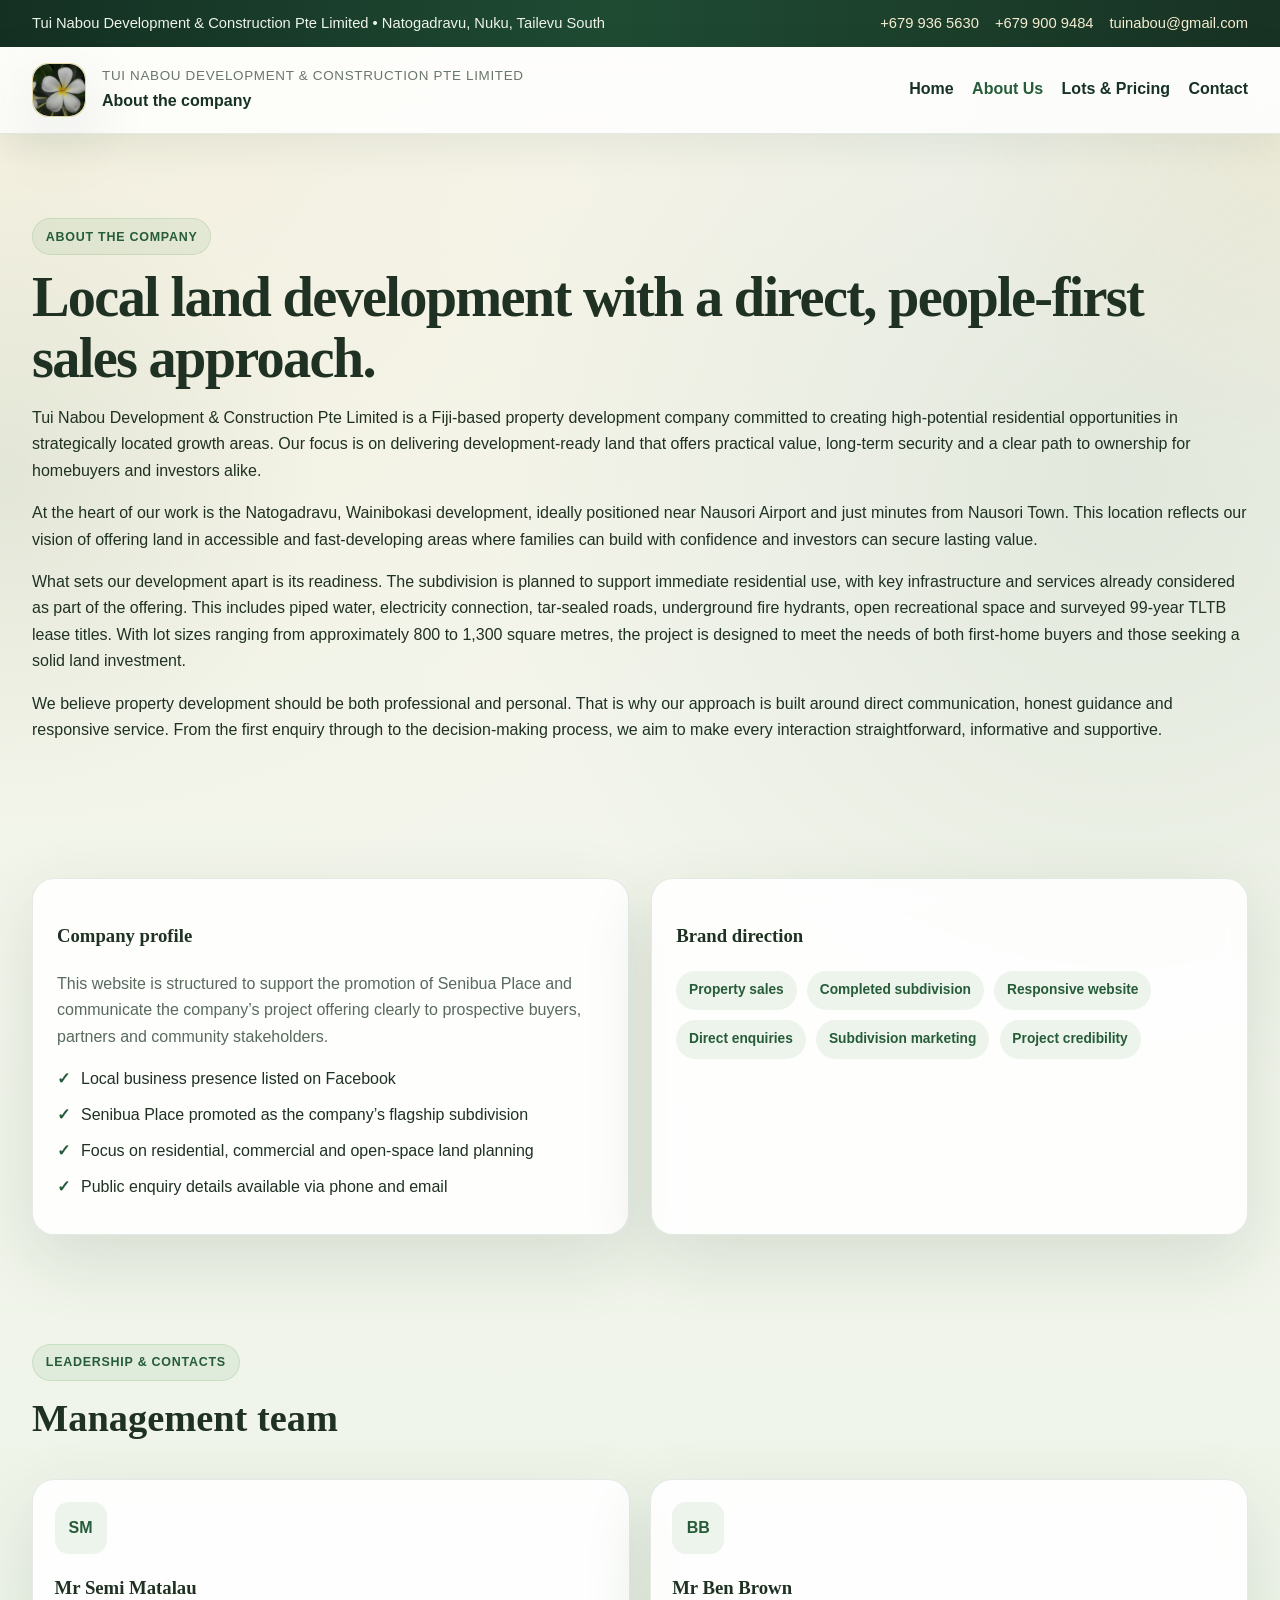
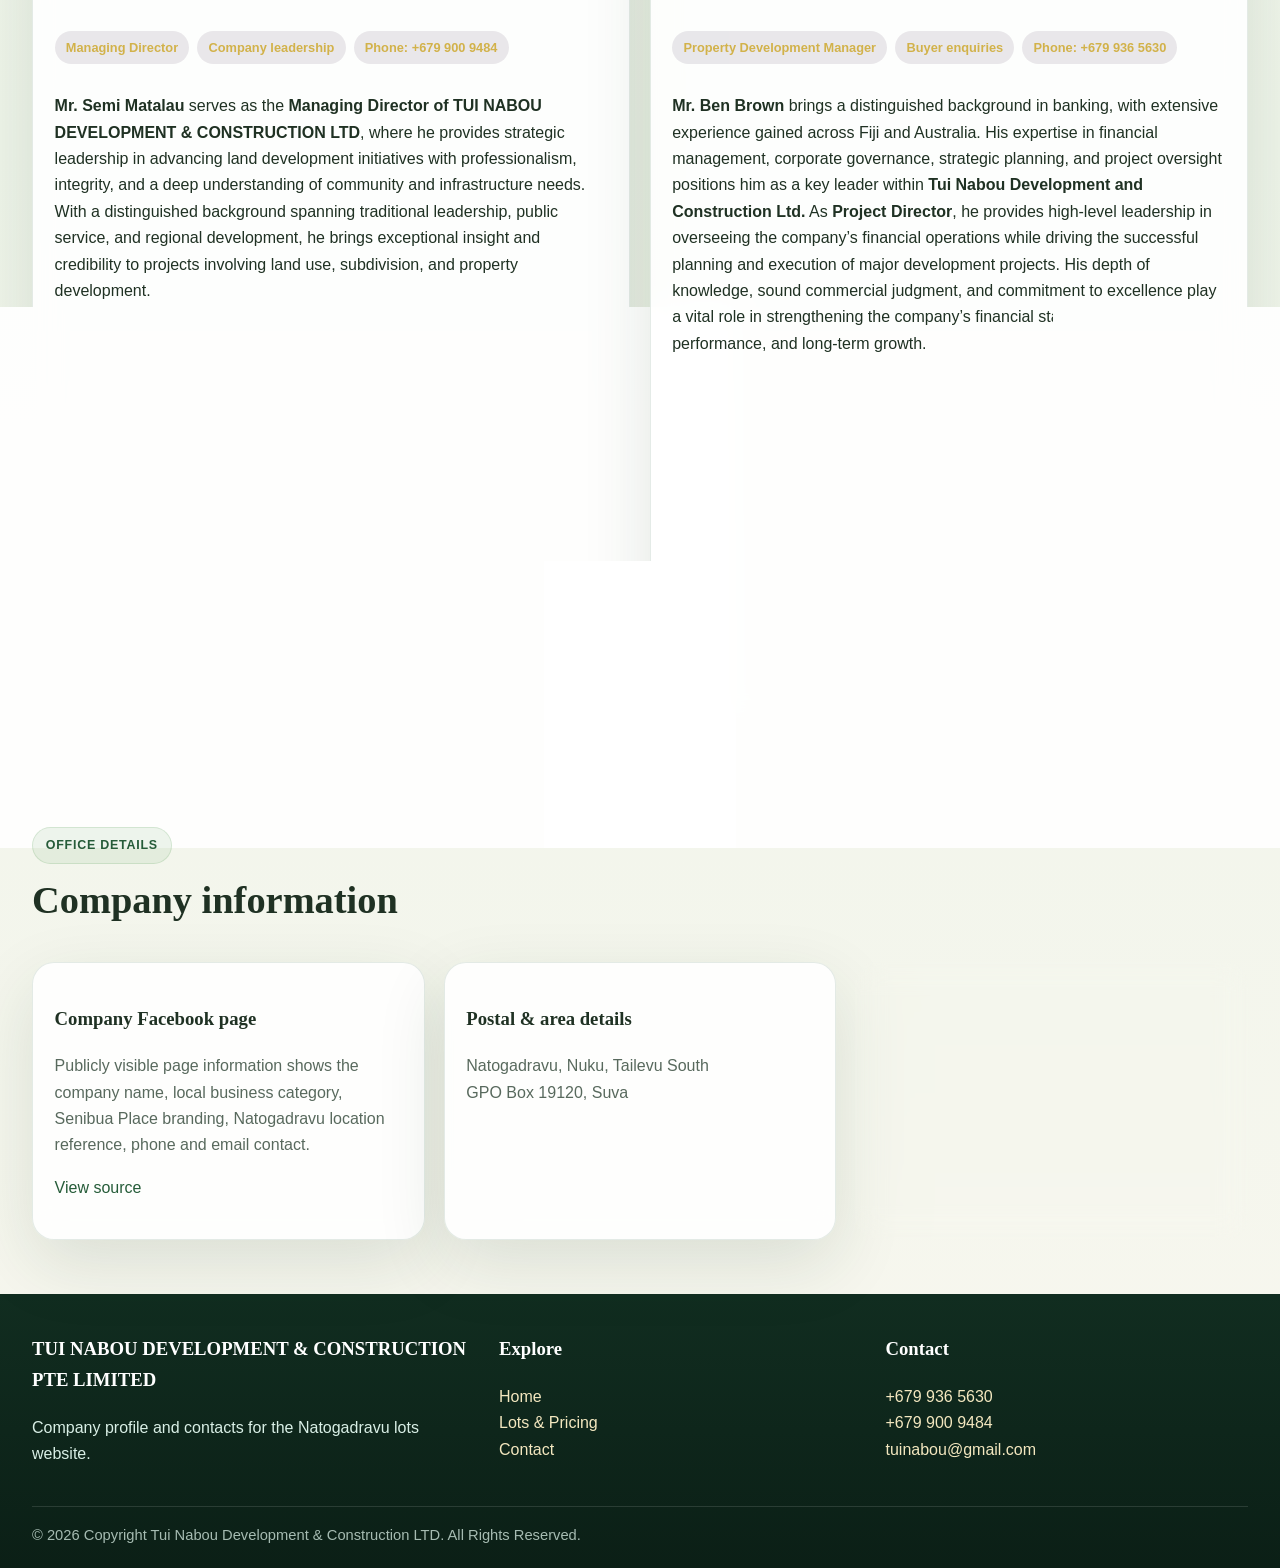
<file: about(2).html>
<!DOCTYPE html>
<html lang="en">
<head>
  <meta charset="UTF-8" />
  <meta name="viewport" content="width=device-width, initial-scale=1.0" />
  <title>About Us | Tui Nabou Development</title>
  <meta name="description" content="Company profile and leadership details for Tui Nabou Development & Construction Pte Limited." />
  <link rel="stylesheet" href="assets/styles.css" />
<link rel="icon" type="image/x-icon" href="assets/favicon_io/favicon.ico">
</head>
<body>
  <div class="topbar">
    <div class="container">
      <div>Tui Nabou Development &amp; Construction Pte Limited • Natogadravu, Nuku, Tailevu South</div>
      <div class="mini-links">
        <a href="tel:+6799365630">+679 936 5630</a>
        <a href="tel:+6799009484">+679 900 9484</a>
        <a href="mailto:tuinabou@gmail.com">tuinabou@gmail.com</a>
      </div>
    </div>
  </div>

  <header class="site-header">
    <div class="container">
      <a class="brand" href="index.html">
        <div class="brand-mark brand-logo-shell"><img src="assets/senibua.png" alt="Senibua logo" class="brand-logo" /></div>
        <div class="brand-text">
          <small>TUI NABOU DEVELOPMENT &amp; CONSTRUCTION PTE LIMITED</small>
          <strong>About the company</strong>
        </div>
      </a>
      <button class="nav-toggle" aria-label="Toggle navigation" aria-expanded="false">Menu</button>
      <nav>
        <ul>
          <li><a href="index.html">Home</a></li>
          <li><a class="active" href="about.html">About Us</a></li>
          <li><a href="development.html">Lots &amp; Pricing</a></li>
          <li><a href="contact.html">Contact</a></li>
        </ul>
      </nav>
    </div>
  </header>

  <main>
    <section class="page-hero">
      <div class="container">
        <span class="eyebrow">About the company</span>
        <h1>Local land development with a direct, people-first sales approach.</h1>
        <p>Tui Nabou Development & Construction Pte Limited is a Fiji-based property development company committed to creating high-potential residential opportunities in strategically located growth areas. Our focus is on delivering development-ready land that offers practical value, long-term security and a clear path to ownership for homebuyers and investors alike.</p>

<p>
At the heart of our work is the Natogadravu, Wainibokasi development, ideally positioned near Nausori Airport and just minutes from Nausori Town. This location reflects our vision of offering land in accessible and fast-developing areas where families can build with confidence and investors can secure lasting value.
</p>

<p>
What sets our development apart is its readiness. The subdivision is planned to support immediate residential use, with key infrastructure and services already considered as part of the offering. This includes piped water, electricity connection, tar-sealed roads, underground fire hydrants, open recreational space and surveyed 99-year TLTB lease titles. With lot sizes ranging from approximately 800 to 1,300 square metres, the project is designed to meet the needs of both first-home buyers and those seeking a solid land investment.
</p>

<p>
We believe property development should be both professional and personal. That is why our approach is built around direct communication, honest guidance and responsive service. From the first enquiry through to the decision-making process, we aim to make every interaction straightforward, informative and supportive.
</p>
      </div>
    </section>

    <section>
      <div class="container split">
        <div class="panel">
          <h3>Company profile</h3>
          <p class="muted">This website is structured to support the promotion of Senibua Place and communicate the company’s project offering clearly to prospective buyers, partners and community stakeholders.</p>
          <ul class="checklist">
            <li>Local business presence listed on Facebook</li>
            <li>Senibua Place promoted as the company’s flagship subdivision</li>
            <li>Focus on residential, commercial and open-space land planning</li>
            <li>Public enquiry details available via phone and email</li>
          </ul>
        </div>
        <div class="panel">
          <h3>Brand direction</h3>
          <p class="muted"></p>
          <div class="tag-row">
            <span class="tag">Property sales</span>
            <span class="tag">Completed subdivision</span>
            <span class="tag">Responsive website</span>
            <span class="tag">Direct enquiries</span>
	
            <span class="tag">Subdivision marketing</span>
            <span class="tag">Project credibility</span>
           

          </div>
        </div>
      </div>
    </section>

    <section>
      <div class="container">
        <div class="section-heading">
          <div>
            <span class="eyebrow">Leadership &amp; contacts</span>
            <h2>Management team</h2>
          </div>
          <p></p>
        </div>
        <div class="grid-2">
          <article class="profile-card">
            <div class="icon">SM</div>
            <h3>Mr Semi Matalau</h3>
            <div class="profile-meta">
              <span>Managing Director</span>
              <span>Company leadership</span>
              <span>Phone: +679 900 9484</span>
            </div>
            <p><strong>Mr. Semi Matalau</strong> serves as the <strong>Managing Director of TUI NABOU DEVELOPMENT &amp; CONSTRUCTION LTD</strong>, where he provides strategic leadership in advancing land development initiatives with professionalism, integrity, and a deep understanding of community and infrastructure needs. With a distinguished background spanning traditional leadership, public service, and regional development, he brings exceptional insight and credibility to projects involving land use, subdivision, and property development.</p>

<p>As <strong>Turaga Na Tui Nabou of Nuku District, Tailevu</strong>, <strong>Chairman of the Tailevu Provincial Council</strong>, and a former civil servant who has held several senior public appointments, including <strong>Chairman of the Central Division Drainage Board</strong> and <strong>Community Policing Eastern Division</strong>, Mr. Matalau has earned a strong reputation for trusted leadership, sound judgment, and practical engagement in matters affecting land, communities, and sustainable development.</p>

<p>Through <strong>TUI NABOU DEVELOPMENT &amp; CONSTRUCTION LTD</strong>, Mr. Matalau is committed to working closely with landowners and key stakeholders to unlock the value of land through responsible subdivision and development. His leadership is defined by a clear vision for progress, a commitment to sound planning, and a focus on delivering long-term value for landowners, communities, and future generations.</p>

          </article>
          <article class="profile-card">
            <div class="icon">BB</div>
            <h3>Mr Ben Brown</h3>
            <div class="profile-meta">
              <span>Property Development Manager</span>
              <span>Buyer enquiries</span>
              <span>Phone: +679 936 5630</span>
            </div>
          <p><strong>Mr. Ben Brown</strong> brings a distinguished background in banking, with extensive experience gained across Fiji and Australia. His expertise in financial management, corporate governance, strategic planning, and project oversight positions him as a key leader within <strong>Tui Nabou Development and Construction Ltd.</strong> As <strong>Project Director</strong>, he provides high-level leadership in overseeing the company’s financial operations while driving the successful planning and execution of major development projects. His depth of knowledge, sound commercial judgment, and commitment to excellence play a vital role in strengthening the company’s financial stability, operational performance, and long-term growth.</p>

          </article>
        </div>
      </div>
    </section>

    <section>
      <div class="container">
        <div class="section-heading">
          <div>
            <span class="eyebrow">Office details</span>
            <h2>Company information </h2>
          </div>
          <p></p>
        </div>
        <div class="grid-3">
          <article class="source-card">
              <h3>Company Facebook page</h3>
            <p class="muted">Publicly visible page information shows the company name, local business category, Senibua Place branding, Natogadravu location reference, phone and email contact.</p>
            <p><a href="https://www.facebook.com/p/Tui-Nabou-Development-Construction-Limited-100063781710519/">View source</a></p>

          </article>
          <article class="source-card">
            <h3>Postal &amp; area details</h3>
            <p class="muted">Natogadravu, Nuku, Tailevu South<br>GPO Box 19120, Suva</p>
          </article>
          <article class="source-card">
            <h3>Main contact channels</h3>
            <p class="muted">+679 936 5630<br>+679 900 9484<br><a href="mailto:tuinabou@gmail.com">tuinabou@gmail.com</a></p>
          </article>
        </div>
      </div>
    </section>
  </main>

  <footer class="footer">
    <div class="container">
      <div class="footer-grid">
        <div>
          <h3>TUI NABOU DEVELOPMENT &amp; CONSTRUCTION PTE LIMITED</h3>
          <p>Company profile and contacts for the Natogadravu lots website.</p>
        </div>
        <div>
          <h3>Explore</h3>
          <p><a href="index.html">Home</a><br><a href="development.html">Lots &amp; Pricing</a><br><a href="contact.html">Contact</a></p>
        </div>
        <div>
          <h3>Contact</h3>
          <p><a href="tel:+6799365630">+679 936 5630</a><br><a href="tel:+6799009484">+679 900 9484</a><br><a href="mailto:tuinabou@gmail.com">tuinabou@gmail.com</a></p>
        </div>
      </div>
      <div class="copyright">© 2026 Copyright Tui Nabou Development & Construction LTD. All Rights Reserved.</div>
    </div>
  </footer>

  <script src="assets/script.js"></script>
</body>
</html>
</file>
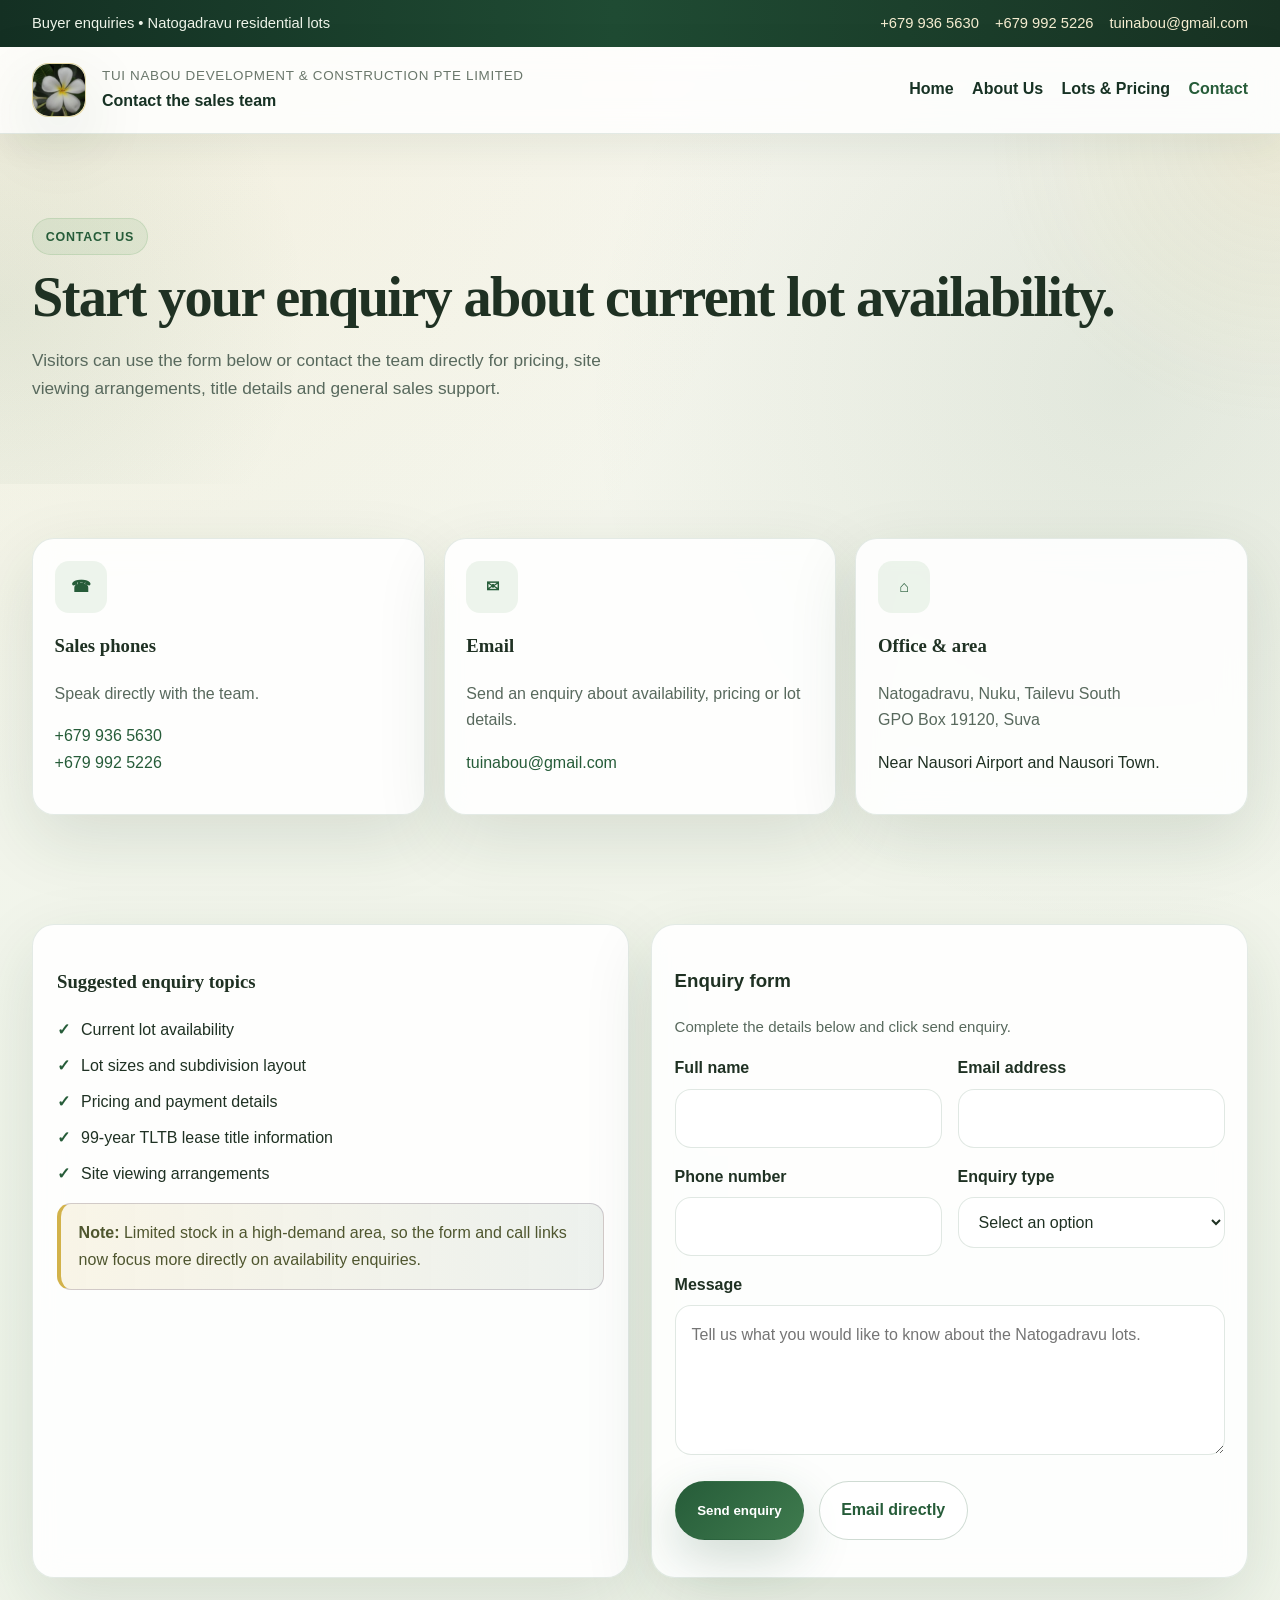
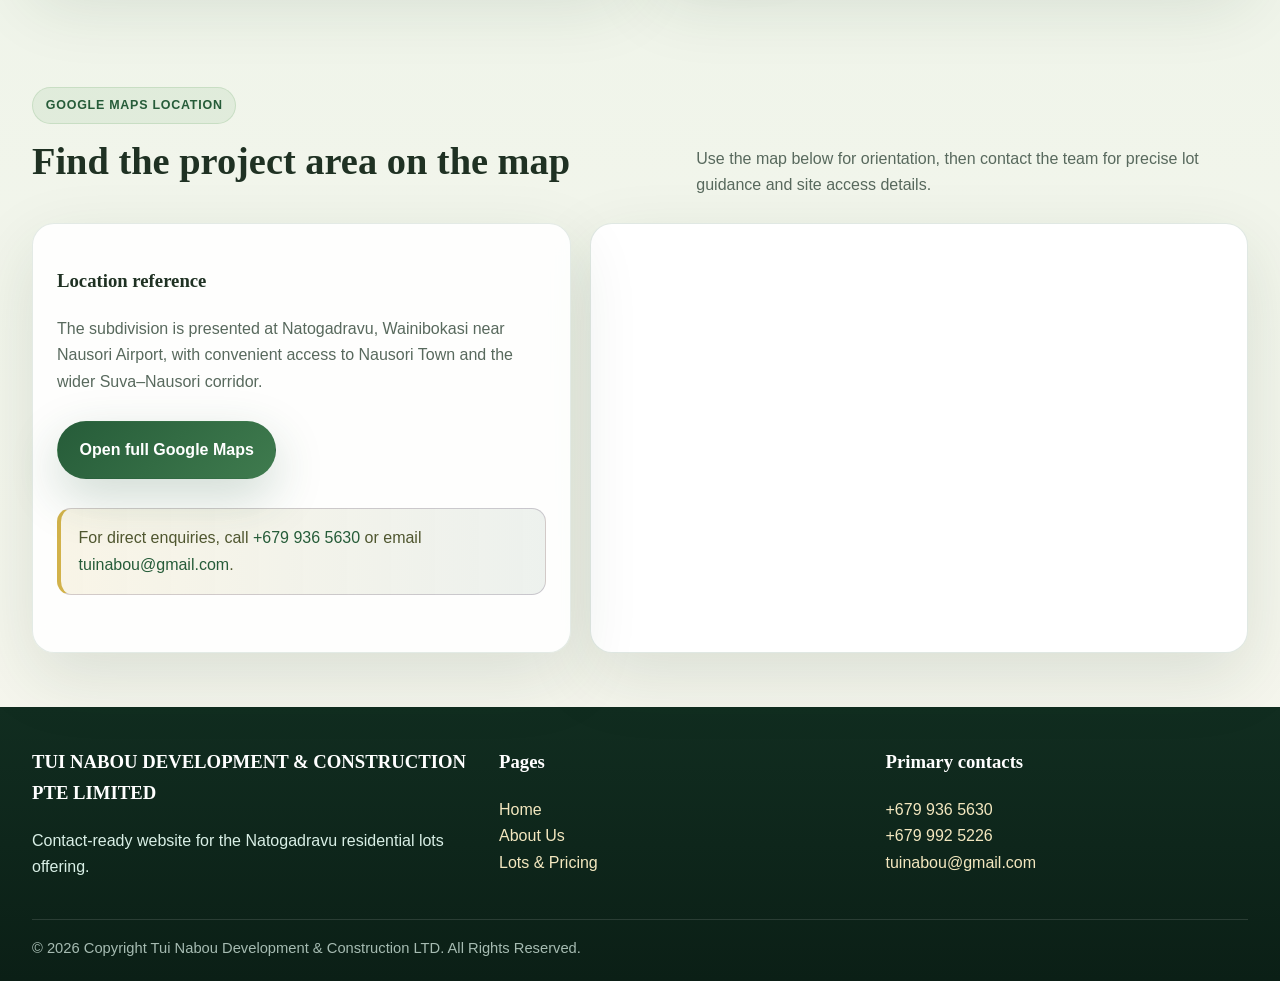
<file: contact.html>
<!DOCTYPE html>
<html lang="en">
<head>
  <meta charset="UTF-8" />
  <meta name="viewport" content="width=device-width, initial-scale=1.0" />
  <title>Contact | Tui Nabou Development</title>
  <meta name="description" content="Contact Tui Nabou Development about the prime residential lots for sale at Natogadravu." />
  <link rel="stylesheet" href="assets/styles.css" />
<link rel="icon" type="image/x-icon" href="assets/favicon_io/favicon.ico">
  <style>
        .blink {
            /* 1 second duration, 'steps(1, end)' creates a hard on/off blink, repeats forever */
            animation: blinker 1s steps(1, end) infinite;
            
            /* Visual styling for the div */
            width: 200px;
            padding: 20px;
            background-color: #ffcccc;
            color: #cc0000;
            font-weight: bold;
            text-align: center;
        }

        @keyframes blinker {
            50% {
                opacity: 0; /* The div becomes completely invisible halfway through */
            }
        }
    </style>
</head>
<body>
  <div class="topbar">
    <div class="container">
      <div>Buyer enquiries • Natogadravu residential lots</div>
      <div class="mini-links">
        <a href="tel:+6799365630">+679 936 5630</a>
        <a href="tel:+6799925226">+679 992 5226</a>
        <a href="mailto:tuinabou@gmail.com">tuinabou@gmail.com</a>
      </div>
    </div>
  </div>

  <header class="site-header">
    <div class="container">
      <a class="brand" href="index.html">
        <div class="brand-mark brand-logo-shell"><img src="assets/senibua.png" alt="Senibua logo" class="brand-logo" /></div>
        <div class="brand-text">
          <small>TUI NABOU DEVELOPMENT &amp; CONSTRUCTION PTE LIMITED</small>
          <strong>Contact the sales team</strong>
        </div>
      </a>
      <button class="nav-toggle" aria-label="Toggle navigation" aria-expanded="false">Menu</button>
      <nav>
        <ul>
          <li><a href="index.html">Home</a></li>
          <li><a href="about.html">About Us</a></li>
          <li><a href="development.html">Lots &amp; Pricing</a></li>
          <li><a class="active" href="contact.html">Contact</a></li>
        </ul>
      </nav>
    </div>
  </header>

  <main>
    <section class="page-hero">
      <div class="container">
        <span class="eyebrow">Contact us</span>
        <h1>Start your enquiry about current lot availability.</h1>
        <p class="lead">Visitors can use the form below or contact the team directly for pricing, site viewing arrangements, title details and general sales support.</p>
      </div>
    </section>

    <section>
      <div class="container grid-3">
        <article class="contact-card">
          <div class="icon">☎</div>
          <h3>Sales phones</h3>
          <p class="muted">Speak directly with the team.</p>
          <p><a href="tel:+6799365630">+679 936 5630</a><br><a href="tel:+6799925226">+679 992 5226</a></p>
        </article>
        <article class="contact-card">
          <div class="icon">✉</div>
          <h3>Email</h3>
          <p class="muted">Send an enquiry about availability, pricing or lot details.</p>
          <p><a href="mailto:tuinabou@gmail.com">tuinabou@gmail.com</a></p>
        </article>
        <article class="contact-card">
          <div class="icon">⌂</div>
          <h3>Office &amp; area</h3>
          <p class="muted">Natogadravu, Nuku, Tailevu South<br>GPO Box 19120, Suva</p>
          <p>Near Nausori Airport and Nausori Town.</p>
        </article>
      </div>
    </section>

    <section id="enquiry-form">
      <div class="container split">
        <div class="panel">
          <h3>Suggested enquiry topics</h3>
          <ul class="clean-list">
            <li>Current lot availability</li>
            <li>Lot sizes and subdivision layout</li>
            <li>Pricing and payment details</li>
            <li>99-year TLTB lease title information</li>
            <li>Site viewing arrangements</li>
          </ul>



           <div class="notice" style="margin-top:1rem;">

            <strong>Note:</strong> Limited stock in a high-demand area, so the form and call links now focus more directly on availability enquiries.
          </div>



        </div>
        <div class="form-shell">
          <h3>Enquiry form</h3>
          <p class="form-note">Complete the details below and click send enquiry.</p>
          <form class="enquiry-form" action="https://formspree.io/f/xeebdpey" method="POST">
            <input type="hidden" name="_subject" value="Natogadravu lots website enquiry" />
            <input type="hidden" name="_captcha" value="false" />
            <div style="display:none;">
              <label>Leave this field empty
                <input type="text" name="_gotcha" tabindex="-1" autocomplete="off" />
              </label>
            </div>
            <div class="form-grid">
              <div class="field">
                <label for="name">Full name</label>
                <input id="name" name="name" type="text" required />
              </div>
              <div class="field">
                <label for="email">Email address</label>
                <input id="email" name="email" type="email" required />
              </div>
              <div class="field">
                <label for="phone">Phone number</label>
                <input id="phone" name="phone" type="tel" />
              </div>
              <div class="field">
                <label for="interest">Enquiry type</label>
                <select id="interest" name="interest" required>
                  <option value="">Select an option</option>
                  <option>Residential lot availability</option>
                  <option>Pricing and payment details</option>
                  <option>First-home buyer VAT question</option>
                  <option>Site viewing request</option>
                  <option>General information</option>
                </select>
              </div>
              <div class="field full">
                <label for="message">Message</label>
                <textarea id="message" name="message" required placeholder="Tell us what you would like to know about the Natogadravu lots."></textarea>
              </div>
            </div>
            <div class="actions" style="margin-bottom:0.5rem;">
              <button class="btn btn-primary" type="submit">Send enquiry</button>
              <a class="btn btn-secondary" href="mailto:tuinabou@gmail.com">Email directly</a>
            </div>
            <p class="status-message" aria-live="polite"></p>
          </form>
        </div>
      </div>
    </section>

    <section>
      <div class="container">
        <div class="section-heading">
          <div>
            <span class="eyebrow">Google Maps location</span>
            <h2>Find the project area on the map</h2>
          </div>
          <p>Use the map below for orientation, then contact the team for precise lot guidance and site access details.</p>
        </div>
        <div class="map-layout">
          <div class="panel">
            <h3>Location reference</h3>
            <p class="muted">The subdivision is presented at Natogadravu, Wainibokasi near Nausori Airport, with convenient access to Nausori Town and the wider Suva–Nausori corridor.</p>
            <div class="actions">
              <a class="btn btn-primary" target="_blank" rel="noopener" href="https://www.google.com/maps?q=18%C2%B003'32.4S%20178%C2%B034'40.3E">Open full Google Maps</a>
            </div>
            <div class="notice">For direct enquiries, call <a href="tel:+6799365630">+679 936 5630</a> or email <a href="mailto:tuinabou@gmail.com">tuinabou@gmail.com</a>.</div>
          </div>
          <div class="map-embed">
            <iframe title="Natogadravu lots map" loading="lazy" referrerpolicy="no-referrer-when-downgrade" src="https://www.google.com/maps?q=18%C2%B003'32.4S%20178%C2%B034'40.3E&output=embed"></iframe>
          </div>
        </div>
      </div>
    </section>
  </main>

  <footer class="footer">
    <div class="container">
      <div class="footer-grid">
        <div>
          <h3>TUI NABOU DEVELOPMENT &amp; CONSTRUCTION PTE LIMITED</h3>
          <p>Contact-ready website for the Natogadravu residential lots offering.</p>
        </div>
        <div>
          <h3>Pages</h3>
          <p><a href="index.html">Home</a><br><a href="about.html">About Us</a><br><a href="development.html">Lots &amp; Pricing</a></p>
        </div>
        <div>
          <h3>Primary contacts</h3>
          <p><a href="tel:+6799365630">+679 936 5630</a><br><a href="tel:+6799925226">+679 992 5226</a><br><a href="mailto:tuinabou@gmail.com">tuinabou@gmail.com</a></p>
        </div>
      </div>
      <div class="copyright">© 2026 Copyright Tui Nabou Development & Construction LTD. All Rights Reserved.</div>
    </div>
  </footer>

  <script src="assets/script.js"></script>
</body>
</html>
</file>
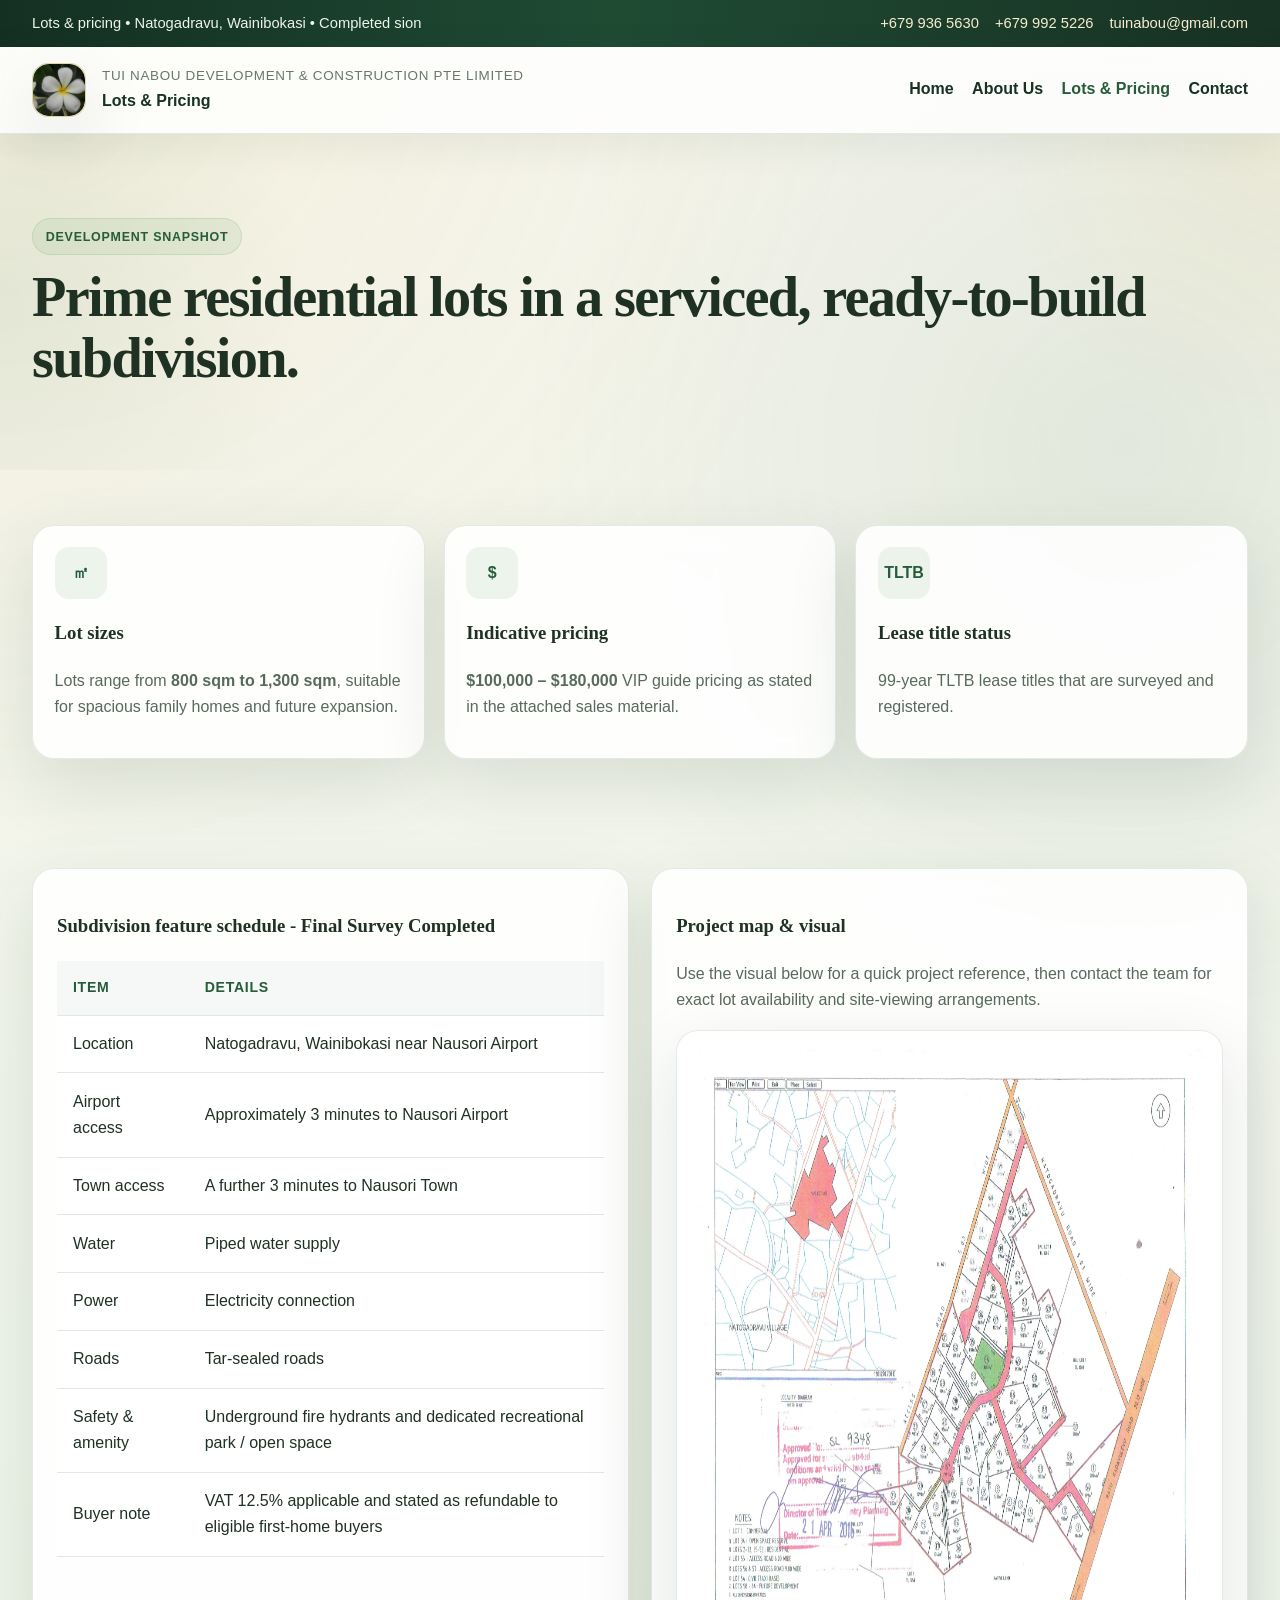
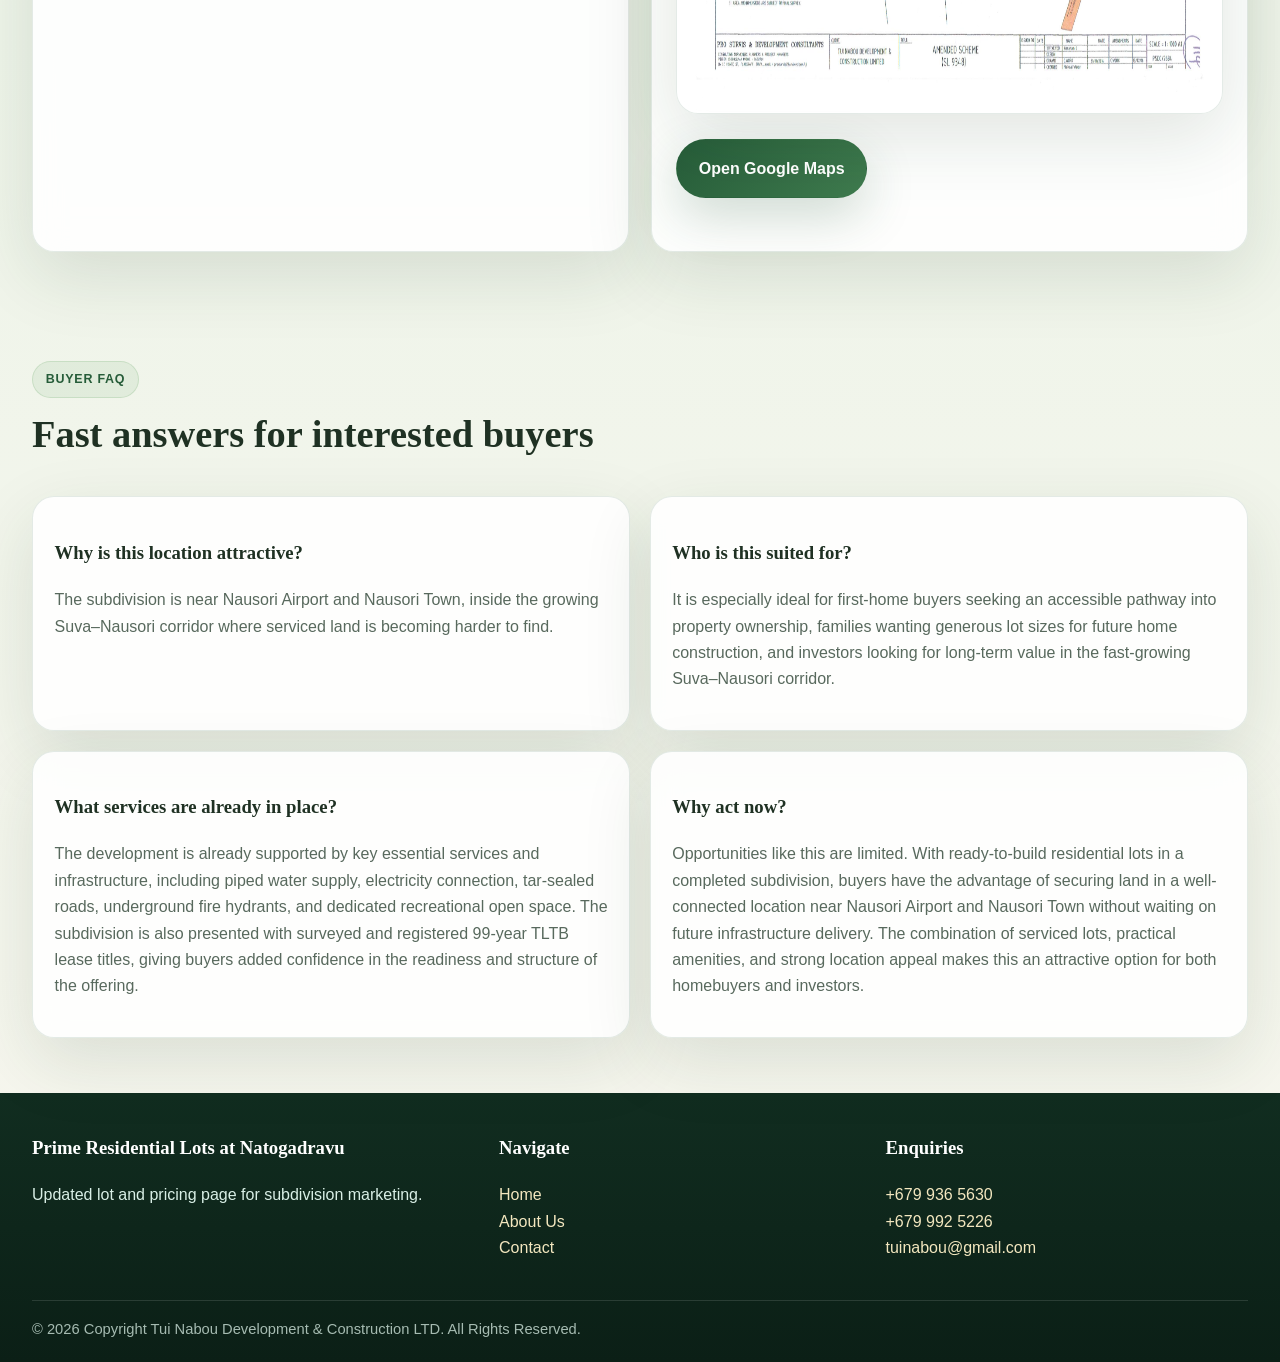
<file: development.html>
<!DOCTYPE html>
<html lang="en">
<head>
  <meta charset="UTF-8" />
  <meta name="viewport" content="width=device-width, initial-scale=1.0" />
  <title>Lots & Pricing | Tui Nabou Development</title>
  <meta name="description" content="Lot sizes, pricing, subdivision services and buyer FAQs for the Natogadravu residential lots offering." />
  <link rel="stylesheet" href="assets/styles.css" />
<link rel="icon" type="image/x-icon" href="assets/favicon_io/favicon.ico">
</head>
<body>
  <div class="topbar">
    <div class="container">
      <div>Lots &amp; pricing • Natogadravu, Wainibokasi • Completed sion</div>
      <div class="mini-links">
        <a href="tel:+6799365630">+679 936 5630</a>
        <a href="tel:+6799925226">+679 992 5226</a>
        <a href="mailto:tuinabou@gmail.com">tuinabou@gmail.com</a>
      </div>
    </div>
  </div>

  <header class="site-header">
    <div class="container">
      <a class="brand" href="index.html">
        <div class="brand-mark brand-logo-shell"><img src="assets/senibua.png" alt="Senibua logo" class="brand-logo" /></div>
        <div class="brand-text">
          <small>TUI NABOU DEVELOPMENT &amp; CONSTRUCTION PTE LIMITED</small>
          <strong>Lots &amp; Pricing</strong>
        </div>
      </a>
      <button class="nav-toggle" aria-label="Toggle navigation" aria-expanded="false">Menu</button>
      <nav>
        <ul>
          <li><a href="index.html">Home</a></li>
          <li><a href="about.html">About Us</a></li>
          <li><a class="active" href="development.html">Lots &amp; Pricing</a></li>
          <li><a href="contact.html">Contact</a></li>
        </ul>
      </nav>
    </div>
  </header>

  <main>
    <section class="page-hero">
      <div class="container">
        <span class="eyebrow">Development snapshot</span>
        <h1>Prime residential lots in a serviced, ready-to-build subdivision.</h1>
        <p class="lead"></p>
      </div>
    </section>

    <section>
      <div class="container">
        <div class="grid-3">
          <article class="price-card card">
            <div class="icon">㎡</div>
            <h3>Lot sizes</h3>
            <p class="muted">Lots range from <strong>800 sqm to 1,300 sqm</strong>, suitable for spacious family homes and future expansion.</p>
          </article>
          <article class="price-card card">
            <div class="icon">$</div>
            <h3>Indicative pricing</h3>
            <p class="muted"><strong>$100,000 – $180,000</strong> VIP guide pricing as stated in the attached sales material.</p>
          </article>
          <article class="price-card card">
            <div class="icon">TLTB</div>
            <h3>Lease title status</h3>
            <p class="muted">99-year TLTB lease titles that are surveyed and registered.</p>
          </article>
        </div>
      </div>
    </section>

    <section>
      <div class="container split">
        <div class="panel">
          <h3>Subdivision feature schedule - Final Survey Completed</h3>
          <div class="table-wrap">
            <table>
              <thead>
                <tr>
                  <th>Item</th>
                  <th>Details</th>
                </tr>
              </thead>
              <tbody>
                <tr>
                  <td>Location</td>
                  <td>Natogadravu, Wainibokasi near Nausori Airport</td>
                </tr>
                <tr>
                  <td>Airport access</td>
                  <td>Approximately 3 minutes to Nausori Airport</td>
                </tr>
                <tr>
                  <td>Town access</td>
                  <td>A further 3 minutes to Nausori Town</td>
                </tr>
                <tr>
                  <td>Water</td>
                  <td>Piped water supply</td>
                </tr>
                <tr>
                  <td>Power</td>
                  <td>Electricity connection</td>
                </tr>
                <tr>
                  <td>Roads</td>
                  <td>Tar-sealed roads</td>
                </tr>
                <tr>
                  <td>Safety &amp; amenity</td>
                  <td>Underground fire hydrants and dedicated recreational park / open space</td>
                </tr>
                <tr>
                  <td>Buyer note</td>
                  <td>VAT 12.5% applicable and stated as refundable to eligible first-home buyers</td>
                </tr>
              </tbody>
            </table>
          </div>
        </div>
        <div class="panel">
          <h3>Project map &amp; visual</h3>
          <p class="muted">Use the visual below for a quick project reference, then contact the team for exact lot availability and site-viewing arrangements.</p>
          <div class="info-strip" style="margin-top:1rem;">
            <a href="Map.html">
              <img src="assets/gallery/project-gallery-1.jpg" width="650" height="650" alt="Project visual for the Natogadravu lots offering" />
            </a>
          </div>
          <div class="actions">
            <a class="btn btn-primary" href="https://www.google.com/maps?q=18%C2%B003'32.4S%20178%C2%B034'40.3E" target="_blank" rel="noopener">Open Google Maps</a>
          </div>
        </div>
      </div>
    </section>

    <section>
      <div class="container">
        <div class="section-heading">
          <div>
            <span class="eyebrow">Buyer FAQ</span>
            <h2>Fast answers for interested buyers</h2>
          </div>
          <p></p>
        </div>
        <div class="grid-2">
          <article class="card">
            <h3>Why is this location attractive?</h3>
            <p class="muted">The subdivision is near Nausori Airport and Nausori Town, inside the growing Suva–Nausori corridor where serviced land is becoming harder to find.</p>
          </article>
          <article class="card">
            <h3>Who is this suited for?</h3>
            <p class="muted">It is especially ideal for first-home buyers seeking an accessible pathway into property ownership, families wanting generous lot sizes for future home construction, and investors looking for long-term value in the fast-growing Suva–Nausori corridor.</p>
          </article>
          <article class="card">
            <h3>What services are already in place?</h3>
            <p class="muted">The development is already supported by key essential services and infrastructure, including piped water supply, electricity connection, tar-sealed roads, underground fire hydrants, and dedicated recreational open space. The subdivision is also presented with surveyed and registered 99-year TLTB lease titles, giving buyers added confidence in the readiness and structure of the offering.</p>
          </article>
          <article class="card">
            <h3>Why act now?</h3>
            <p class="muted">Opportunities like this are limited. With ready-to-build residential lots in a completed subdivision, buyers have the advantage of securing land in a well-connected location near Nausori Airport and Nausori Town without waiting on future infrastructure delivery. The combination of serviced lots, practical amenities, and strong location appeal makes this an attractive option for both homebuyers and investors.</p>
          </article>
        </div>
      </div>
    </section>
  </main>

  <footer class="footer">
    <div class="container">
      <div class="footer-grid">
        <div>
          <h3>Prime Residential Lots at Natogadravu</h3>
          <p>Updated lot and pricing page for subdivision marketing.</p>
        </div>
        <div>
          <h3>Navigate</h3>
          <p><a href="index.html">Home</a><br><a href="about.html">About Us</a><br><a href="contact.html">Contact</a></p>
        </div>
        <div>
          <h3>Enquiries</h3>
          <p><a href="tel:+6799365630">+679 936 5630</a><br><a href="tel:+6799925226">+679 992 5226</a><br><a href="mailto:tuinabou@gmail.com">tuinabou@gmail.com</a></p>
        </div>
      </div>
      <div class="copyright">© 2026 Copyright Tui Nabou Development & Construction LTD. All Rights Reserved.</div>
    </div>
  </footer>

  <script src="assets/script.js"></script>
</body>
</html>
</file>
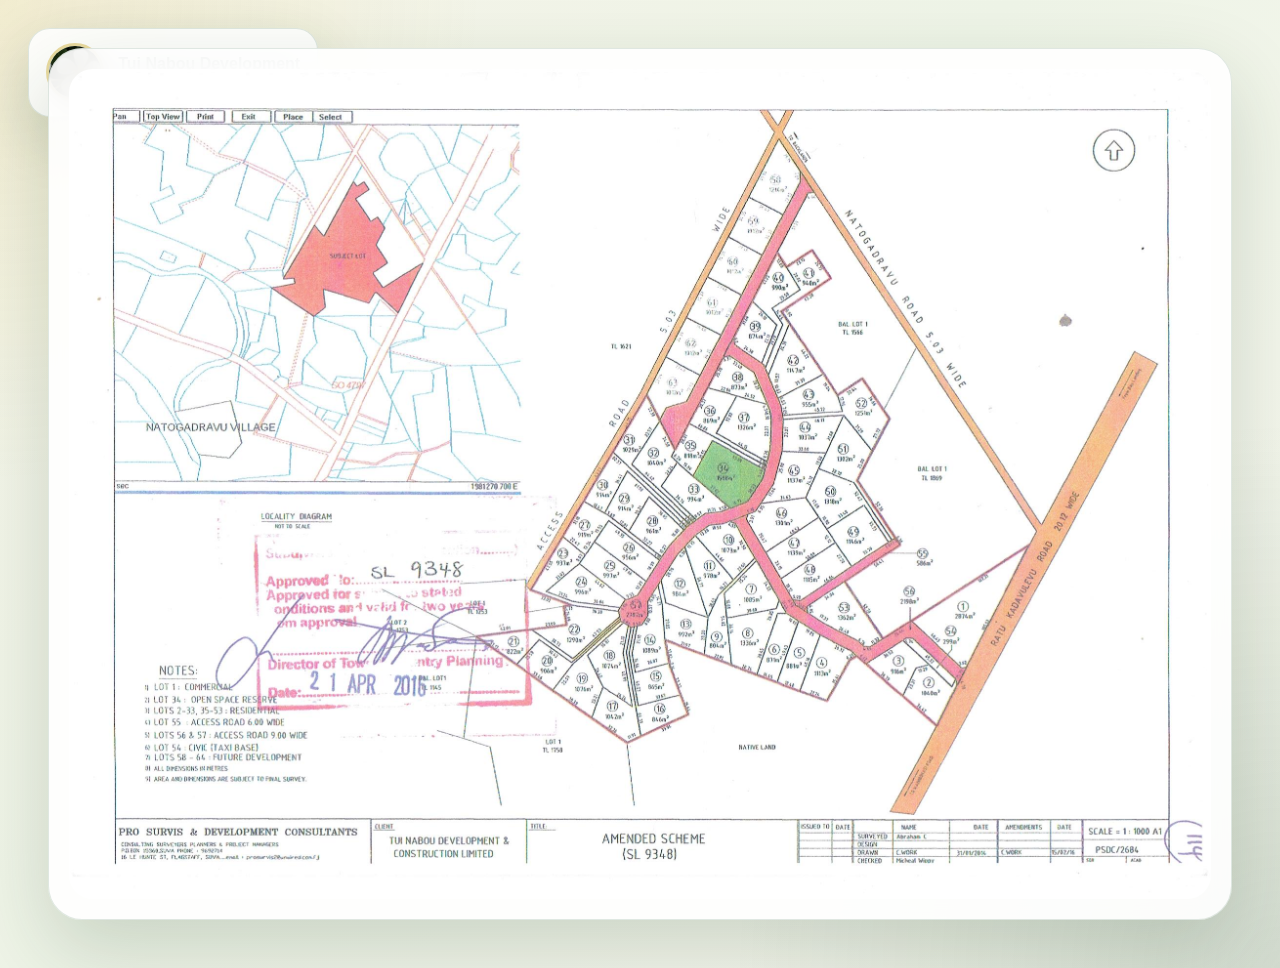
<file: Map.html>
<!DOCTYPE html>
<html lang="en">
<head>
  <meta charset="UTF-8" />
  <meta name="viewport" content="width=device-width, initial-scale=1.0" />
  <title>Project Map | Tui Nabou Development</title>
  <link rel="stylesheet" href="assets/styles.css" />
  <style>
    body.map-page {
      margin: 0;
      min-height: 100vh;
      background:
        radial-gradient(circle at top left, rgba(215, 189, 73, 0.16), transparent 30%),
        radial-gradient(circle at bottom right, rgba(38, 92, 57, 0.18), transparent 34%),
        linear-gradient(135deg, #f7f5ea 0%, #eef4e7 45%, #f8f7ef 100%);
      display: flex;
      align-items: center;
      justify-content: center;
      padding: 3rem;
      position: relative;
      overflow: hidden;
    }
    .map-logo {
      position: absolute;
      top: 28px;
      left: 28px;
      display: inline-flex;
      align-items: center;
      gap: 0.9rem;
      padding: 0.9rem 1.05rem;
      background: rgba(255,255,255,0.9);
      border: 1px solid rgba(38, 92, 57, 0.14);
      border-radius: 22px;
      box-shadow: 0 20px 60px rgba(26, 60, 36, 0.16);
      color: #183223;
      text-decoration: none;
      backdrop-filter: blur(12px);
    }
    .map-logo img {
      width: 58px;
      height: 58px;
      border-radius: 50%;
      object-fit: cover;
      border: 3px solid rgba(214, 183, 69, 0.5);
    }
    .map-logo span {
      display: block;
      line-height: 1.2;
      font-weight: 700;
      font-family: Inter, Arial, Helvetica, sans-serif;
    }
    .map-logo small {
      display: block;
      color: #5b6758;
      margin-top: 0.15rem;
      font-weight: 600;
      letter-spacing: 0.04em;
      text-transform: uppercase;
    }
    .map-frame {
      width: min(100%, 1800px);
      background: rgba(255,255,255,0.9);
      border: 1px solid rgba(38, 92, 57, 0.14);
      border-radius: 34px;
      box-shadow: 0 30px 80px rgba(26, 60, 36, 0.18);
      padding: 1.25rem;
      backdrop-filter: blur(16px);
    }
    .map-frame img {
      width: 100%;
      height: auto;
      display: block;
      border-radius: 24px;
    }
  </style>
</head>
<body class="map-page">
  <a class="map-logo" href="index.html">
    <img src="assets/senibua.png" alt="Senibua logo" />
    <span>Tui Nabou Development<small>Project map</small></span>
  </a>
  <div class="map-frame">
    <img src="assets/gallery/project-gallery-1.jpg" width="1200" height="600" alt="Project map and promotional image" />
  </div>
</body>
</html>
</file>
<file: assets/styles.css>
/* TUI NABOU DEVELOPMENT & CONSTRUCTION LTD website */
:root {
  --bg: #f6fbf5;
  --surface: #ffffff;
  --surface-2: #edf8ec;
  --text: #26332a;
  --muted: #5c6d61;
  --brand: #58a058;
  --brand-2: #382048;
  --brand-3: #7fd77d;
  --line: #d5e8d3;
  --shadow: 0 18px 40px rgba(88, 160, 88, 0.16);
  --radius: 20px;
  --max: 1180px;
}

* { box-sizing: border-box; }
html { scroll-behavior: smooth; }
body {
  margin: 0;
  font-family: Inter, Arial, Helvetica, sans-serif;
  color: var(--text);
  background: linear-gradient(180deg, #f7fbf9 0%, #f1f7f4 100%);
  line-height: 1.65;
}
img { max-width: 100%; display: block; }
a { color: var(--brand); text-decoration: none; }
a:hover { text-decoration: underline; }
.container {
  width: min(100% - 2rem, var(--max));
  margin: 0 auto;
}
.topbar {
  background: var(--brand-2);
  color: #edf7f2;
  font-size: 0.92rem;
}
.topbar .container {
  display: flex;
  flex-wrap: wrap;
  gap: 0.75rem 1.25rem;
  align-items: center;
  justify-content: space-between;
  padding: 0.7rem 0;
}
.topbar .mini-links {
  display: flex;
  flex-wrap: wrap;
  gap: 1rem;
}
.topbar a { color: #edf7f2; }
.site-header {
  position: sticky;
  top: 0;
  z-index: 40;
  background: rgba(255,255,255,0.93);
  backdrop-filter: blur(14px);
  border-bottom: 1px solid rgba(88,160,88,0.18);
}
.site-header .container {
  display: flex;
  align-items: center;
  justify-content: space-between;
  gap: 1rem;
  padding: 1rem 0;
}
.brand {
  display: flex;
  align-items: center;
  gap: 0.85rem;
}
.brand-mark {
  width: 54px;
  height: 54px;
  border-radius: 16px;
  background: linear-gradient(135deg, var(--brand) 0%, #237d5d 100%);
  color: #fff;
  display: grid;
  place-items: center;
  font-weight: 800;
  letter-spacing: 0.06em;
  box-shadow: var(--shadow);
}
.brand-text small {
  display: block;
  color: var(--muted);
  font-size: 0.84rem;
  letter-spacing: 0.05em;
  text-transform: uppercase;
}
.brand-text strong {
  display: block;
  font-size: 1rem;
}
.nav-toggle {
  display: none;
  border: 0;
  background: var(--brand);
  color: #fff;
  border-radius: 12px;
  padding: 0.65rem 0.85rem;
  font-weight: 700;
}
nav ul {
  list-style: none;
  display: flex;
  gap: 1.15rem;
  padding: 0;
  margin: 0;
  align-items: center;
}
nav a {
  color: var(--text);
  font-weight: 600;
}
nav a.active, nav a:hover {
  color: var(--brand);
}
.btn {
  display: inline-flex;
  align-items: center;
  justify-content: center;
  gap: 0.5rem;
  border-radius: 999px;
  padding: 0.95rem 1.35rem;
  font-weight: 700;
  border: 1px solid transparent;
  transition: transform 0.2s ease, box-shadow 0.2s ease, background 0.2s ease;
}
.btn:hover {
  transform: translateY(-2px);
  text-decoration: none;
}
.btn-primary {
  background: linear-gradient(135deg, var(--brand) 0%, var(--brand-3) 100%);
  color: #fff;
  box-shadow: var(--shadow);
}
.btn-secondary {
  background: #fff;
  color: var(--brand);
  border-color: rgba(88,160,88,0.26);
}
.hero {
  padding: 4.6rem 0 3.5rem;
  position: relative;
  overflow: hidden;
}
.hero::before,
.hero::after {
  content: "";
  position: absolute;
  border-radius: 999px;
  filter: blur(20px);
  opacity: 0.6;
}
.hero::before {
  width: 340px;
  height: 340px;
  background: rgba(56,32,72,0.10);
  top: -120px;
  right: -90px;
}
.hero::after {
  width: 300px;
  height: 300px;
  background: rgba(127,215,125,0.18);
  left: -120px;
  bottom: -100px;
}
.hero-grid {
  position: relative;
  z-index: 1;
  display: grid;
  grid-template-columns: 1.2fr 0.8fr;
  gap: 2rem;
  align-items: center;
}
.eyebrow {
  display: inline-flex;
  align-items: center;
  gap: 0.5rem;
  background: rgba(88,160,88,0.10);
  color: var(--brand);
  border: 1px solid rgba(88,160,88,0.18);
  padding: 0.45rem 0.8rem;
  border-radius: 999px;
  font-weight: 700;
  text-transform: uppercase;
  letter-spacing: 0.06em;
  font-size: 0.78rem;
}
.hero h1, .page-hero h1 {
  font-family: Georgia, 'Times New Roman', serif;
  line-height: 1.08;
  letter-spacing: -0.03em;
  margin: 1rem 0 1rem;
}
.hero h1 { font-size: clamp(2.5rem, 5vw, 4.6rem); }
.page-hero h1 { font-size: clamp(2.1rem, 4.4vw, 3.6rem); margin-top: 0.75rem; }
.hero p.lead,
.page-hero p.lead {
  font-size: 1.08rem;
  color: var(--muted);
  max-width: 62ch;
}
.actions {
  display: flex;
  flex-wrap: wrap;
  gap: 0.9rem;
  margin: 1.6rem 0 1.8rem;
}
.quick-stats {
  display: grid;
  grid-template-columns: repeat(3, 1fr);
  gap: 1rem;
}
.stat-card {
  background: rgba(255,255,255,0.88);
  border: 1px solid var(--line);
  border-radius: var(--radius);
  padding: 1.1rem 1rem;
  box-shadow: var(--shadow);
}
.stat-card strong {
  display: block;
  font-size: 1.4rem;
  color: var(--brand);
}
.hero-panel,
.panel,
.card,
.timeline-item,
.contact-card,
.info-strip,
.feature-card,
.price-card,
.profile-card,
.source-card {
  background: rgba(255,255,255,0.95);
  border: 1px solid var(--line);
  border-radius: var(--radius);
  box-shadow: var(--shadow);
}
.hero-panel {
  padding: 1.5rem;
}
.hero-panel .badge {
  display: inline-flex;
  background: rgba(56,32,72,0.10);
  color: var(--brand-2);
  padding: 0.4rem 0.7rem;
  border-radius: 999px;
  font-size: 0.78rem;
  font-weight: 700;
  text-transform: uppercase;
}
.hero-panel h2,
.section-heading h2,
.card h3,
.panel h3,
.feature-card h3,
.profile-card h3,
.contact-card h3,
.source-card h3 {
  font-family: Georgia, 'Times New Roman', serif;
}
.hero-panel .price {
  display: flex;
  align-items: baseline;
  gap: 0.8rem;
  margin: 1rem 0;
}
.hero-panel .price strong {
  font-size: 2rem;
  color: var(--brand);
}
.hero-panel ul,
.checklist,
.clean-list {
  list-style: none;
  padding: 0;
  margin: 0;
}
.hero-panel li,
.checklist li,
.clean-list li {
  padding-left: 1.5rem;
  position: relative;
  margin: 0.6rem 0;
}
.hero-panel li::before,
.checklist li::before,
.clean-list li::before {
  content: "✓";
  position: absolute;
  left: 0;
  color: var(--brand);
  font-weight: 800;
}
section {
  padding: 3.4rem 0;
}
.section-heading {
  display: flex;
  flex-wrap: wrap;
  align-items: end;
  justify-content: space-between;
  gap: 1rem;
  margin-bottom: 1.5rem;
}
.section-heading h2 {
  font-size: clamp(1.9rem, 3vw, 2.7rem);
  margin: 0.35rem 0;
}
.section-heading p { color: var(--muted); max-width: 62ch; margin: 0; }
.grid-2, .grid-3, .grid-4 {
  display: grid;
  gap: 1.2rem;
}
.grid-2 { grid-template-columns: repeat(2, minmax(0, 1fr)); }
.grid-3 { grid-template-columns: repeat(3, minmax(0, 1fr)); }
.grid-4 { grid-template-columns: repeat(4, minmax(0, 1fr)); }
.card, .feature-card, .profile-card, .contact-card, .source-card {
  padding: 1.35rem;
}
.icon {
  width: 52px;
  height: 52px;
  border-radius: 14px;
  display: grid;
  place-items: center;
  font-weight: 800;
  background: rgba(88,160,88,0.10);
  color: var(--brand);
  margin-bottom: 0.9rem;
}
.muted { color: var(--muted); }
.split {
  display: grid;
  grid-template-columns: 1fr 1fr;
  gap: 1.4rem;
}
.panel {
  padding: 1.5rem;
}
.table-wrap {
  overflow-x: auto;
}
table {
  width: 100%;
  border-collapse: collapse;
  background: #fff;
}
th, td {
  padding: 0.95rem 1rem;
  border-bottom: 1px solid var(--line);
  text-align: left;
}
th {
  color: var(--brand);
  font-size: 0.88rem;
  text-transform: uppercase;
  letter-spacing: 0.05em;
  background: rgba(20,92,67,0.04);
}
.info-strip {
  padding: 1rem 1.1rem;
}
.info-strip strong { color: var(--brand); }
.tag-row {
  display: flex;
  flex-wrap: wrap;
  gap: 0.65rem;
}
.tag {
  background: rgba(88,160,88,0.10);
  color: var(--brand);
  border-radius: 999px;
  padding: 0.5rem 0.8rem;
  font-weight: 700;
  font-size: 0.86rem;
}
.gallery-grid {
  display: grid;
  grid-template-columns: repeat(4, minmax(0, 1fr));
  gap: 1rem;
}
.gallery-card {
  overflow: hidden;
  background: rgba(255,255,255,0.96);
  border: 1px solid var(--line);
  border-radius: 22px;
  box-shadow: var(--shadow);
}
.gallery-card img {
  width: 100%;
  height: 220px;
  object-fit: cover;
}
.gallery-card .content {
  padding: 1rem 1rem 1.15rem;
}
.feature-stack {
  display: grid;
  grid-template-columns: repeat(3, minmax(0, 1fr));
  gap: 1rem;
}
.feature-stack .card {
  height: 100%;
}
.map-layout {
  display: grid;
  grid-template-columns: 0.9fr 1.1fr;
  gap: 1.2rem;
  align-items: stretch;
}
.map-embed {
  overflow: hidden;
  border-radius: 22px;
  border: 1px solid var(--line);
  box-shadow: var(--shadow);
  min-height: 420px;
  background: #fff;
}
.map-embed iframe {
  width: 100%;
  height: 100%;
  min-height: 420px;
  border: 0;
}
.form-shell {
  background: rgba(255,255,255,0.96);
  border: 1px solid var(--line);
  border-radius: 24px;
  box-shadow: var(--shadow);
  padding: 1.4rem;
}
.form-grid {
  display: grid;
  grid-template-columns: repeat(2, minmax(0, 1fr));
  gap: 1rem;
}
.field {
  display: flex;
  flex-direction: column;
  gap: 0.45rem;
}
.field.full {
  grid-column: 1 / -1;
}
.field label {
  font-weight: 700;
  color: var(--text);
}
.field input,
.field select,
.field textarea {
  width: 100%;
  padding: 0.95rem 1rem;
  border: 1px solid var(--line);
  border-radius: 16px;
  background: #fff;
  color: var(--text);
  font: inherit;
}
.field input:focus,
.field select:focus,
.field textarea:focus {
  outline: 2px solid rgba(88,160,88,0.26);
  border-color: rgba(88,160,88,0.42);
}
.field textarea {
  min-height: 150px;
  resize: vertical;
}
.form-note,
.status-message {
  font-size: 0.94rem;
  color: var(--muted);
}
.status-message {
  margin-top: 0.85rem;
}
.profile-meta {
  display: inline-flex;
  flex-wrap: wrap;
  gap: 0.5rem;
  margin: 0.55rem 0 0.8rem;
}
.profile-meta span {
  background: rgba(56,32,72,0.10);
  color: var(--brand-2);
  border-radius: 999px;
  padding: 0.38rem 0.7rem;
  font-size: 0.8rem;
  font-weight: 700;
}
.small-note {
  font-size: 0.92rem;
  color: var(--muted);
}
.page-hero {
  padding: 3.6rem 0 2rem;
  background:
    radial-gradient(circle at top right, rgba(56,32,72,0.16), transparent 28%),
    radial-gradient(circle at left bottom, rgba(127,215,125,0.18), transparent 24%),
    linear-gradient(180deg, #f7fbf9 0%, #f1f7f4 100%);
}
.cta-band {
  color: #fff;
  background: linear-gradient(135deg, #103e2f 0%, #1a674c 100%);
}
.cta-band .panel {
  background: transparent;
  border: 0;
  box-shadow: none;
  color: inherit;
  padding: 0;
}
.cta-band p { color: rgba(255,255,255,0.82); }
.cta-layout {
  display: grid;
  grid-template-columns: 1.2fr 0.8fr;
  gap: 1.5rem;
  align-items: center;
}
.footer {
  background: #0e2f24;
  color: #d9efe6;
  padding: 2.5rem 0 1.3rem;
}
.footer-grid {
  display: grid;
  grid-template-columns: 1.1fr 0.9fr 0.9fr;
  gap: 1.5rem;
}
.footer h3 {
  font-family: Georgia, 'Times New Roman', serif;
  margin-top: 0;
  color: #fff;
}
.footer a { color: #e5f6ef; }
.footer .copyright {
  margin-top: 1.4rem;
  padding-top: 1rem;
  border-top: 1px solid rgba(255,255,255,0.12);
  color: rgba(217,239,230,0.75);
  font-size: 0.92rem;
}
.highlight {
  color: var(--brand);
}
.notice {
  background: rgba(56,32,72,0.10);
  border: 1px solid rgba(56,32,72,0.20);
  padding: 0.95rem 1rem;
  border-radius: 16px;
  color: #6b511b;
}

@media (max-width: 960px) {
  .hero-grid,
  .grid-4,
  .grid-3,
  .split,
  .grid-2,
  .cta-layout,
  .footer-grid,
  .gallery-grid,
  .feature-stack,
  .map-layout,
  .form-grid {
    grid-template-columns: 1fr;
  }
  .quick-stats { grid-template-columns: 1fr; }
}

/* Premium homepage redesign */
.topbar-luxury {
  background: linear-gradient(90deg, #0b1f19 0%, #163b31 55%, #0f281f 100%);
}
.site-header-luxury {
  background: rgba(8, 19, 16, 0.75);
  border-bottom: 1px solid rgba(56,32,72,0.18);
}
.brand-text-light small,
.brand-text-light strong,
.nav-luxury a {
  color: #f3efe6;
}
.nav-luxury a.active,
.nav-luxury a:hover {
  color: #e2bf72;
}
.lux-hero {
  position: relative;
  min-height: 88vh;
  display: flex;
  align-items: center;
  overflow: hidden;
  background: #07120f;
}
.lux-hero-bg,
.lux-hero-overlay {
  position: absolute;
  inset: 0;
}
.lux-hero-bg {
  background-image: url('gallery/cover-map.jpg');
  background-size: cover;
  background-position: center;
  opacity: 0.2;
  transform: scale(1.03);
}
.lux-hero-overlay {
  background:
    linear-gradient(90deg, rgba(7,18,15,0.94) 0%, rgba(7,18,15,0.78) 46%, rgba(7,18,15,0.62) 100%),
    radial-gradient(circle at top right, rgba(56,32,72,0.16), transparent 28%);
}
.lux-hero-content {
  position: relative;
  z-index: 1;
  display: grid;
  grid-template-columns: 1.15fr 0.85fr;
  gap: 2rem;
  align-items: center;
  padding: 5rem 0;
}
.lux-copy h1 {
  margin: 1rem 0;
  color: #f7f1e7;
  font-family: Georgia, 'Times New Roman', serif;
  font-size: clamp(3rem, 6vw, 5.5rem);
  line-height: 1.02;
  letter-spacing: -0.04em;
  max-width: 11ch;
}
.lux-copy h1 span,
.lux-title {
  color: #f0c977;
}
.lux-copy .lead {
  color: rgba(247,241,231,0.82);
  max-width: 62ch;
  font-size: 1.08rem;
}
.eyebrow-gold {
  background: rgba(56,32,72,0.10);
  border-color: rgba(212,168,79,0.22);
  color: #f0c977;
}
.eyebrow-dark {
  background: rgba(11,31,25,0.12);
  border-color: rgba(11,31,25,0.18);
  color: #153a2f;
}
.hero-actions {
  margin-top: 1.7rem;
}
.btn-gold {
  background: linear-gradient(135deg, #f0c977 0%, #cfa04b 100%);
  color: #12211b;
  box-shadow: 0 18px 40px rgba(207,160,75,0.25);
}
.btn-lux-outline {
  color: #f7f1e7;
  border: 1px solid rgba(247,241,231,0.28);
  background: rgba(255,255,255,0.03);
}
.btn-lux-outline:hover {
  background: rgba(255,255,255,0.08);
}
.btn-dark {
  background: #0f2f25;
  color: #fff;
}
.lux-trust-row {
  display: grid;
  grid-template-columns: repeat(3, minmax(0, 1fr));
  gap: 1rem;
  margin-top: 2rem;
}
.lux-trust-row div {
  border-top: 1px solid rgba(240,201,119,0.32);
  padding-top: 1rem;
}
.lux-trust-row strong {
  display: block;
  color: #fff;
  font-size: 1.25rem;
}
.lux-trust-row span {
  color: rgba(247,241,231,0.72);
  font-size: 0.95rem;
}
.lux-card {
  background: rgba(255,248,238,0.96);
  border: 1px solid rgba(240,201,119,0.3);
  border-radius: 28px;
  padding: 1.6rem;
  box-shadow: 0 28px 60px rgba(0,0,0,0.28);
}
.lux-card-kicker {
  color: #87652c;
  text-transform: uppercase;
  letter-spacing: 0.08em;
  font-size: 0.8rem;
  font-weight: 800;
}
.lux-card h2 {
  margin: 0.4rem 0 0.9rem;
  font-size: 2rem;
  color: #132620;
}
.lux-price {
  font-size: 2rem;
  font-weight: 800;
  color: #145c43;
  margin: 0.8rem 0 1rem;
}
.lux-price.dark {
  color: #132620;
}
.lux-list {
  list-style: none;
  margin: 0 0 1.3rem;
  padding: 0;
}
.lux-list li {
  position: relative;
  padding-left: 1.5rem;
  margin: 0.65rem 0;
}
.lux-list li::before {
  content: '◆';
  position: absolute;
  left: 0;
  top: 0;
  color: #cfa04b;
}
.lux-stats-band {
  background: #f8f1e6;
  border-top: 1px solid rgba(207,160,75,0.2);
  border-bottom: 1px solid rgba(207,160,75,0.2);
}
.lux-stats-grid {
  display: grid;
  grid-template-columns: repeat(4, minmax(0, 1fr));
  gap: 1rem;
}
.lux-stats-grid article {
  padding: 1.4rem 0;
}
.lux-stats-grid span {
  display: block;
  text-transform: uppercase;
  letter-spacing: 0.08em;
  font-size: 0.74rem;
  color: #7f6434;
  font-weight: 800;
}
.lux-stats-grid strong {
  display: block;
  margin: 0.35rem 0 0.5rem;
  font-size: 1.35rem;
  color: #12211b;
}
.lux-stats-grid p {
  margin: 0;
  color: #556b62;
}
.lux-section {
  padding: 5rem 0;
}
.split-luxury {
  align-items: center;
}
.lux-title {
  font-family: Georgia, 'Times New Roman', serif;
  font-size: clamp(2rem, 4vw, 3.4rem);
  line-height: 1.08;
  margin: 0.8rem 0 1rem;
}
.lux-image-stack {
  position: relative;
}
.lux-image-stack img {
  width: 100%;
  min-height: 420px;
  object-fit: cover;
  border-radius: 28px;
  border: 1px solid rgba(88,160,88,0.18);
  box-shadow: var(--shadow);
}
.lux-floating-note {
  position: absolute;
  right: 1rem;
  bottom: 1rem;
  max-width: 250px;
  background: rgba(12,27,23,0.88);
  color: #f7f1e7;
  border: 1px solid rgba(240,201,119,0.22);
  border-radius: 20px;
  padding: 1rem;
}
.lux-floating-note strong {
  display: block;
  color: #f0c977;
  margin-bottom: 0.35rem;
}
.lux-dark-section {
  background: linear-gradient(180deg, #0c1d18 0%, #132b24 100%);
  color: #f7f1e7;
}
.section-heading-luxury h2,
.lux-dark-section .lux-feature-card h3 {
  color: #fff;
}
.section-heading-luxury p,
.lux-dark-section p {
  color: rgba(247,241,231,0.76);
}
.lux-feature-grid {
  display: grid;
  grid-template-columns: repeat(4, minmax(0, 1fr));
  gap: 1rem;
}
.lux-feature-card {
  background: rgba(255,255,255,0.04);
  border: 1px solid rgba(240,201,119,0.16);
  border-radius: 24px;
  padding: 1.4rem;
  backdrop-filter: blur(8px);
}
.icon-gold {
  background: rgba(240,201,119,0.16);
  color: #f0c977;
}
.lux-investment-grid {
  display: grid;
  grid-template-columns: 1.2fr 0.8fr;
  gap: 1rem;
}
.lux-investment-card {
  background: #fff;
  border: 1px solid var(--line);
  border-radius: 28px;
  padding: 1.6rem;
  box-shadow: var(--shadow);
}
.gold-panel {
  background: linear-gradient(180deg, #f1d494 0%, #d6ae5d 100%);
  border-color: rgba(128,91,26,0.18);
  color: #132620;
}
.gold-panel p {
  color: rgba(19,38,32,0.78);
}
.lux-gallery-showcase {
  display: grid;
  grid-template-columns: 1.2fr 0.8fr;
  gap: 1rem;
  align-items: stretch;
}
.lux-gallery-main,
.lux-gallery-side img {
  width: 100%;
  height: 100%;
  min-height: 260px;
  object-fit: cover;
  border-radius: 26px;
  box-shadow: var(--shadow);
}
.lux-gallery-side {
  display: grid;
  gap: 1rem;
}
.lux-cta-section {
  padding: 0 0 5rem;
}
.lux-cta-box {
  background: linear-gradient(135deg, #0e241d 0%, #15362d 55%, #0f271f 100%);
  color: #f7f1e7;
  border-radius: 30px;
  padding: 2rem;
  display: grid;
  grid-template-columns: 1.2fr 0.8fr;
  gap: 1rem;
  align-items: center;
  box-shadow: 0 28px 60px rgba(7,18,15,0.24);
}
.lux-cta-box h2 {
  margin: 0.6rem 0;
  color: #fff;
}
.lux-cta-box p {
  color: rgba(247,241,231,0.8);
  margin: 0;
}
.footer-luxury {
  background: #0a1713;
}

@media (max-width: 960px) {
  .hero-grid,
  .grid-4,
  .grid-3,
  .split,
  .grid-2,
  .cta-layout,
  .footer-grid,
  .gallery-grid,
  .feature-stack,
  .map-layout,
  .form-grid,
  .lux-hero-content,
  .lux-stats-grid,
  .lux-feature-grid,
  .lux-investment-grid,
  .lux-gallery-showcase,
  .lux-cta-box {
    grid-template-columns: 1fr;
  }
  .quick-stats,
  .lux-trust-row { grid-template-columns: 1fr; }
}

@media (max-width: 760px) {
  .nav-toggle { display: inline-flex; }
  nav {
    position: absolute;
    top: calc(100% + 0.5rem);
    left: 1rem;
    right: 1rem;
    background: #fff;
    border: 1px solid var(--line);
    border-radius: 20px;
    box-shadow: var(--shadow);
    padding: 1rem;
    display: none;
  }
  .site-header-luxury nav {
    background: rgba(12,27,23,0.98);
    border-color: rgba(240,201,119,0.14);
  }
  nav.open { display: block; }
  nav ul {
    flex-direction: column;
    align-items: stretch;
  }
  nav a { display: block; padding: 0.55rem 0; }
  .site-header .container { position: relative; }
  .topbar .container,
  .section-heading {
    align-items: start;
  }
  .lux-hero {
    min-height: auto;
  }
  .lux-copy h1 {
    max-width: none;
  }
}


/* Bus-card inspired refinements */
.eyebrow-gold, .icon-gold {
  color: var(--brand-2);
}
.btn-gold {
  background: linear-gradient(135deg, var(--brand-2) 0%, #4b2f63 100%);
  color: #fff;
  box-shadow: 0 18px 40px rgba(56, 32, 72, 0.24);
}
.btn-lux-outline {
  color: var(--brand-2);
  border: 1px solid rgba(56,32,72,0.22);
  background: rgba(255,255,255,0.88);
}
.btn-lux-outline:hover {
  background: rgba(56,32,72,0.08);
}
.gold-panel {
  background: linear-gradient(135deg, rgba(56,32,72,0.92), rgba(88,160,88,0.92));
  color: #fff;
}
.gold-panel h3,
.gold-panel .eyebrow,
.gold-panel .lux-price.dark,
.gold-panel p {
  color: #fff;
}
.notice {
  background: rgba(88,160,88,0.08);
  border-left: 4px solid var(--brand);
  padding: 1rem 1.1rem;
  border-radius: 14px;
}


/* Executive yellow-green redesign */
:root {
  --bg: #f6f5ed;
  --surface: rgba(255,255,255,0.92);
  --surface-2: #f2f0df;
  --text: #1f3123;
  --muted: #58695d;
  --brand: #265c39;
  --brand-2: #d2b24a;
  --brand-3: #6ea36e;
  --line: rgba(38, 92, 57, 0.14);
  --shadow: 0 24px 70px rgba(26, 60, 36, 0.12);
  --radius: 22px;
  --max: 1680px;
}
html {
  background: linear-gradient(180deg, #f7f6ee 0%, #edf3e9 55%, #f8f7ef 100%);
}
body {
  background:
    radial-gradient(circle at top left, rgba(210, 178, 74, 0.10), transparent 28%),
    radial-gradient(circle at 88% 15%, rgba(38, 92, 57, 0.09), transparent 22%),
    linear-gradient(180deg, #f7f6ee 0%, #eef4e9 55%, #f8f7ef 100%);
  color: var(--text);
}
.container {
  width: min(100% - 4rem, var(--max));
}
section {
  position: relative;
}
.topbar {
  background: linear-gradient(90deg, #143023 0%, #1f4b33 48%, #183223 100%);
  color: #eef4e9;
}
.topbar a { color: #f5edd1; }
.site-header,
.site-header-luxury {
  background: rgba(255,255,255,0.82);
  border-bottom: 1px solid rgba(38, 92, 57, 0.12);
  box-shadow: 0 10px 40px rgba(26, 60, 36, 0.08);
}
.brand {
  gap: 1rem;
}
.brand-logo-shell {
  background: linear-gradient(135deg, rgba(38, 92, 57, 0.16) 0%, rgba(210, 178, 74, 0.24) 100%);
  border: 1px solid rgba(210, 178, 74, 0.35);
  padding: 0;
  overflow: hidden;
}
.brand-logo {
  width: 100%;
  height: 100%;
  object-fit: cover;
  border-radius: inherit;
}
.brand-text small {
  color: #6a776b;
}
.brand-text strong,
nav a,
.nav-luxury a,
.brand-text-light strong,
.brand-text-light small {
  color: #173224;
}
nav a.active, nav a:hover,
.nav-luxury a.active,
.nav-luxury a:hover {
  color: var(--brand);
}
.nav-toggle,
.btn-primary {
  background: linear-gradient(135deg, var(--brand) 0%, #3f7b4e 100%);
}
.btn-primary {
  box-shadow: 0 18px 50px rgba(38, 92, 57, 0.22);
}
.btn-secondary {
  background: rgba(255,255,255,0.86);
  color: var(--brand);
  border-color: rgba(38, 92, 57, 0.22);
}
.page-hero {
  padding: 5.3rem 0 4rem;
  background:
    radial-gradient(circle at top right, rgba(210, 178, 74, 0.10), transparent 22%),
    radial-gradient(circle at left center, rgba(38, 92, 57, 0.08), transparent 24%);
}
.hero-panel,
.panel,
.card,
.timeline-item,
.contact-card,
.info-strip,
.feature-card,
.price-card,
.profile-card,
.source-card,
.form-shell {
  background: rgba(255,255,255,0.88);
  border: 1px solid rgba(38, 92, 57, 0.12);
  box-shadow: var(--shadow);
  backdrop-filter: blur(14px);
}
.hero::before {
  background: rgba(210, 178, 74, 0.10);
}
.hero::after {
  background: rgba(38, 92, 57, 0.12);
}
.notice {
  background: linear-gradient(90deg, rgba(210, 178, 74, 0.12) 0%, rgba(38, 92, 57, 0.08) 100%);
  border-left: 4px solid var(--brand-2);
  color: #4f562f;
}
.topbar-luxury {
  background: linear-gradient(90deg, #143023 0%, #204d35 48%, #173224 100%);
}
.site-header-luxury {
  background: rgba(255,255,255,0.24);
  border-bottom: 1px solid rgba(210, 178, 74, 0.22);
}
.lux-hero {
  min-height: min(96vh, 1180px);
  background:
    radial-gradient(circle at top right, rgba(210, 178, 74, 0.12), transparent 28%),
    linear-gradient(135deg, #0f271c 0%, #173725 40%, #1f4934 100%);
}
.lux-hero-overlay {
  background:
    linear-gradient(90deg, rgba(9, 23, 16, 0.92) 0%, rgba(12, 34, 24, 0.72) 48%, rgba(16, 49, 34, 0.52) 100%),
    radial-gradient(circle at top right, rgba(210, 178, 74, 0.16), transparent 26%);
}
.lux-copy h1 {
  font-size: clamp(3.2rem, 5vw, 6.4rem);
  max-width: 12ch;
}
.lux-copy h1 span,
.lux-title,
.eyebrow-gold,
.icon-gold {
  color: #efd37a;
}
.eyebrow-gold {
  background: rgba(210, 178, 74, 0.10);
  border-color: rgba(210, 178, 74, 0.22);
}
.btn-gold {
  background: linear-gradient(135deg, #f0d77f 0%, #c8a740 100%);
  color: #153224;
  box-shadow: 0 18px 50px rgba(210, 178, 74, 0.26);
}
.btn-lux-outline {
  background: rgba(255,255,255,0.08);
  color: #f6edd1;
  border: 1px solid rgba(240, 215, 127, 0.34);
}
.btn-lux-outline:hover {
  background: rgba(255,255,255,0.14);
}
.lux-card,
.gold-panel,
.lux-investment-card,
.lux-cta-box {
  box-shadow: 0 30px 90px rgba(8, 20, 14, 0.22);
}
.lux-card {
  background: rgba(255,250,239,0.96);
  border-color: rgba(210, 178, 74, 0.32);
}
.lux-card-kicker,
.lux-stats-grid span {
  color: #8a7228;
}
.lux-price {
  color: #20583a;
}
.lux-stats-band {
  background: linear-gradient(180deg, rgba(246, 239, 213, 0.88) 0%, rgba(240, 244, 229, 0.92) 100%);
  border-top: 1px solid rgba(210, 178, 74, 0.18);
  border-bottom: 1px solid rgba(38, 92, 57, 0.14);
}
.lux-image-stack img,
.lux-gallery-main,
.lux-gallery-side img {
  border: 1px solid rgba(210, 178, 74, 0.24);
}
.lux-floating-note {
  background: rgba(13, 30, 20, 0.90);
  border-color: rgba(240, 215, 127, 0.24);
}
.lux-dark-section {
  background: linear-gradient(180deg, #133122 0%, #1f4934 100%);
}
.lux-feature-card {
  background: rgba(255,255,255,0.05);
  border: 1px solid rgba(240, 215, 127, 0.18);
}
.gold-panel {
  background: linear-gradient(135deg, #295d3c 0%, #d2b24a 100%);
  color: #fff;
}
.gold-panel p,
.gold-panel h3,
.gold-panel .eyebrow,
.gold-panel .lux-price.dark {
  color: #fff;
}
.lux-cta-box {
  background: linear-gradient(135deg, #123122 0%, #1d4a34 52%, #caa742 100%);
}
.footer,
.footer-luxury {
  background: linear-gradient(180deg, #112d20 0%, #0b1f16 100%);
}
.footer a {
  color: #f3e7bf;
}
@media (min-width: 1800px) {
  body {
    font-size: 18px;
  }
  .site-header .container,
  .site-header-luxury .container {
    padding: 1.25rem 0;
  }
  .lux-section,
  section {
    --section-space: clamp(4rem, 4vw, 6rem);
  }
  .lux-section {
    padding: 6rem 0;
  }
  .page-hero {
    padding: 6.5rem 0 4.8rem;
  }
}
@media (max-width: 900px) {
  .container {
    width: min(100% - 1.5rem, var(--max));
  }
}
</file>
